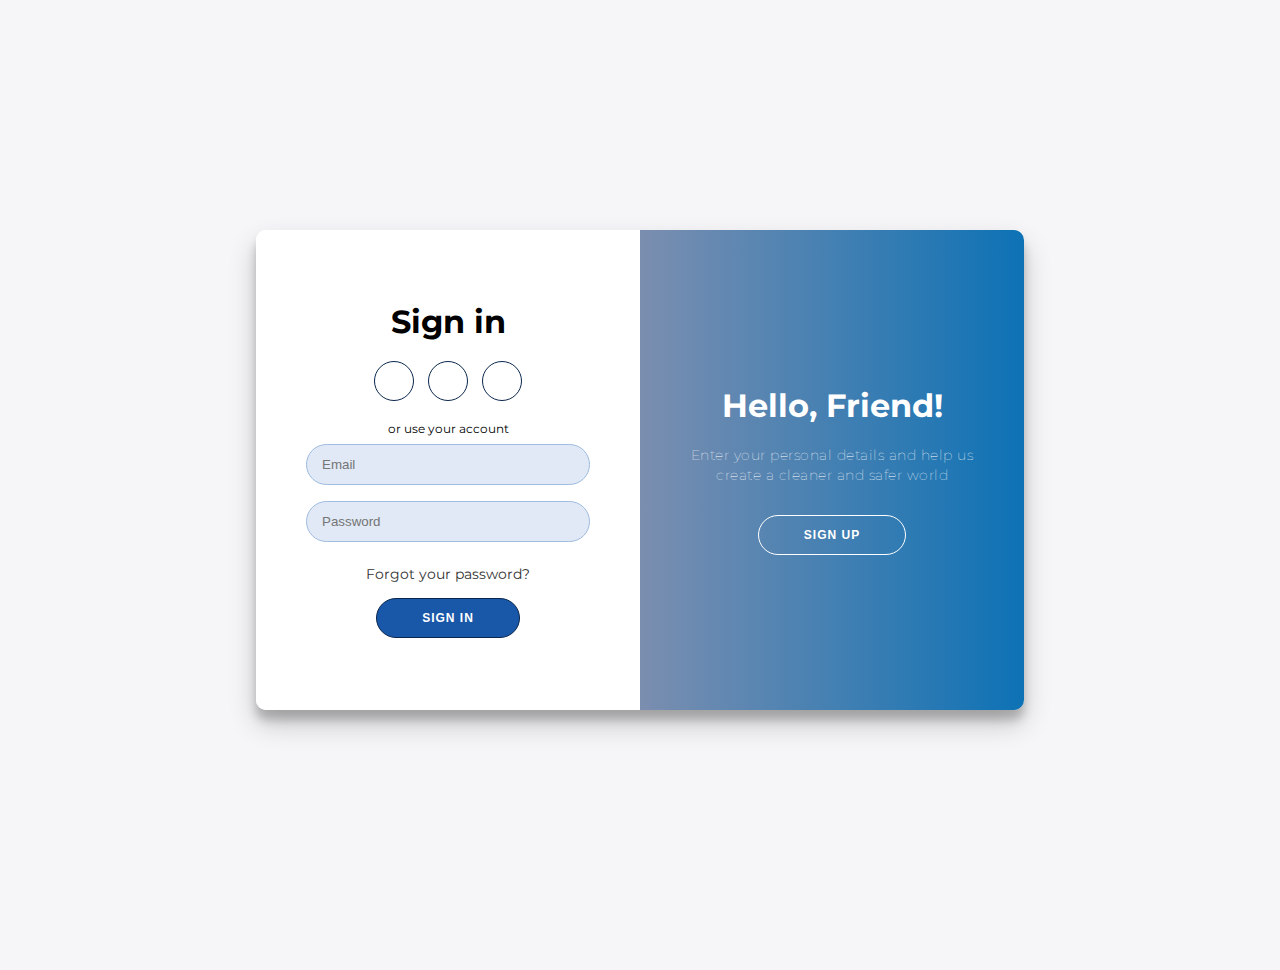
<file: login.html>
<!DOCTYPE html>
<html lang="en">
<head>
    <meta charset="UTF-8">
    <meta http-equiv="X-UA-Compatible" content="IE=edge">
    <meta name="viewport" content="width=device-width, initial-scale=1.0">
    <link rel="stylesheet" href="login.css">
    <title>HOME</title>
    
</head>
<body>
<link rel="stylesheet" href="https://use.fontawesome.com/releases/v5.8.1/css/all.css"
    integrity="sha384-50oBUHEmvpQ+1lW4y57PTFmhCaXp0ML5d60M1M7uH2+nqUivzIebhndOJK28anvf"
    crossorigin="anonymous">

<div class="container" id="container">
        <div class="form-container sign-up-container">
            <form action="#">
                <h1>Create Account</h1>
                <div class="social-container">
                    <a href="#" class="social"><i class="fab fa-facebook-f"></i></a>
                    <a href="#" class="social"><i class="fab fa-google-plus-g"></i></a>
                    <a href="#" class="social"><i class="fab fa-linkedin-in"></i></a>
                </div>
                <span>or use your email for registration</span>
                <input type="text" placeholder="Name" />
                <input type="email" placeholder="Email" />
                <input type="password" placeholder="Password" />
                <button>Sign Up</button>
            </form>
        </div>
        <div class="form-container sign-in-container">
            <form action="#">
                <h1>Sign in</h1>
                <div class="social-container">
                    <a href="#" class="social"><i class="fab fa-facebook-f"></i></a>
                    <a href="#" class="social"><i class="fab fa-google-plus-g"></i></a>
                    <a href="#" class="social"><i class="fab fa-linkedin-in"></i></a>
                </div>
                <span>or use your account</span>
                <input type="email" placeholder="Email" />
                <input type="password" placeholder="Password" />
                <a href="#">Forgot your password?</a>
                <button>Sign In</button>
            </form>
        </div>
        <div class="overlay-container">
            <div class="overlay">
                <div class="overlay-panel overlay-left">
                    <h1>Welcome Back!</h1>
                    <p>To keep helping us clean your city please login with your personal info</p>
                    <button class="ghost" id="signIn">Sign In</button>
                </div>
                <div class="overlay-panel overlay-right">
                    <h1>Hello, Friend!</h1>
                    <p>Enter your personal details and help us create a cleaner and safer world</p>
                    <button class="ghost" id="signUp">Sign Up</button>
                </div>
            </div>
        </div>
    </div>



    <script src="login.js"></script>
</body>
</html>
</file>
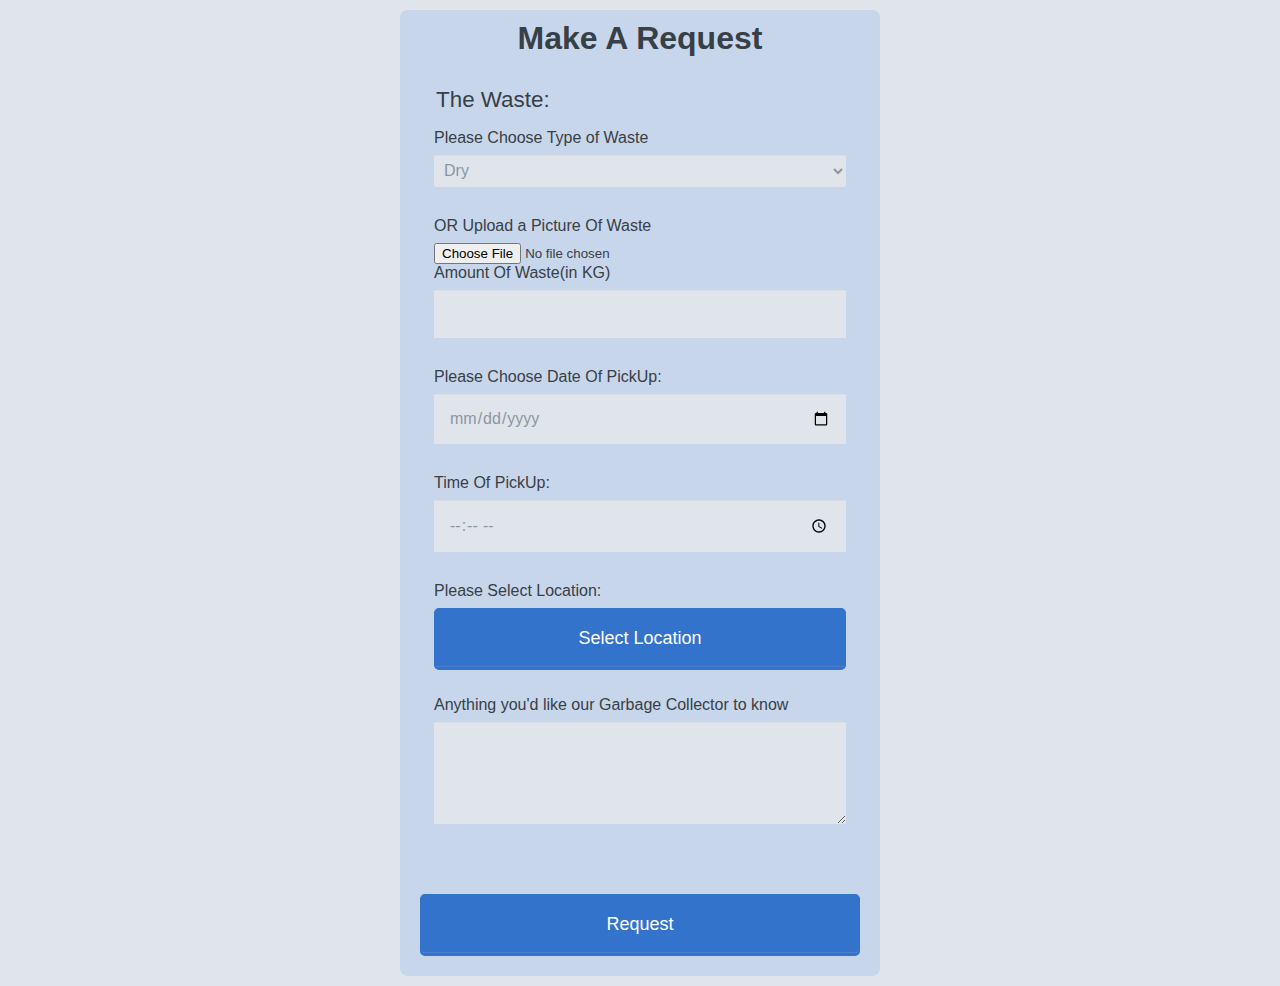
<file: services.html>
<html>
    <head>
        <meta charset="utf-8">
        <meta name="viewport" content="width=device-width, initial-scale=1.0">
        <title>Make A Request</title>
        <!-- <link rel="stylesheet" href="https://codepen.io/gymratpacks/pen/VKzBEp#0"> -->
        <link href='https://fonts.googleapis.com/css?family=Nunito:400,300' rel='stylesheet' type='text/css'>
        <link rel="stylesheet" href="services.css">
    </head>
    <body>
      <div class="row">
    <div class="col-md-12">
      <form action="index.html" method="post">
        <h1>Make A Request</h1>
        
        <fieldset>
          
          <legend>The Waste:</legend>
        
          <label for="wasteType">Please Choose Type of Waste</label>
          <select id="wasteType" name="type_waste">
<!--             <optgroup label="Web"> -->
             <option value="dry">Dry</option>
            <option value="e-waste">e-waste</option>
            <option value="hazardous">Hazardous</option>
             <option value="plastic">Plastic</option>
            <option value="sanitary">Sanitary</option> 
           <option value="wet">Wet</option>
<!--             </optgroup>
            <optgroup label="Mobile"> -->
<!--               <option value="android_developer">Android Developer</option>
              <option value="ios_developer">IOS Developer</option>
              <option value="mobile_designer">Mobile Designer</option>
            </optgroup>
            <optgroup label="Business">
              <option value="business_owner">Business Owner</option>
              <option value="freelancer">Freelancer</option> -->
<!--             </optgroup> -->
          </select>
          <label for="wastePicture"> OR Upload a Picture Of Waste</label>
          <input type="file" id="wastePicture" name="waste-picture">
          <label for="wasteAmount">Amount Of Waste(in KG)</label>
  <input id="wasteAmount" type="number" name="amount-of-waste" step=".01">
          <label for="dateOfPickUp">Please Choose Date Of PickUp:</label>
<input type="date" id="dateOfPickUp" name="pickup-date">
          <label for="pickupTime">Time Of PickUp:</label>
      <input type="time" id="pickupTime">
      <label for="findMe">Please Select Location:</label>
          <button id="findMe">Select Location</button><br />
<p id="status"></p>
<a id="map-link" target="_blank"></a>
        
       
<!--           <label for="password">Password:</label>
          <input type="password" id="password"       name="user_password">
        
          <label>Age:</label>
          <input type="radio" id="under_13" value="under_13" name="user_age"><label for="under_13" class="light">Under 13</label><br>
          <input type="radio" id="over_13" value="over_13" name="user_age"><label for="over_13" class="light">Over 13</label> -->
          
<!--         </fieldset> -->
<!--         <fieldset>  
        
          <legend><span class="number">2</span> Your Profile</legend>
          
         <label for="bio">Bio:</label>
          <textarea id="bio" name="user_bio"></textarea>
         -->
       
        
         
<!--           <label>Interests:</label>
          <input type="checkbox" id="development" value="interest_development" name="user_interest"><label class="light" for="development">Development</label><br>
          <input type="checkbox" id="design" value="interest_design" name="user_interest"><label class="light" for="design">Design</label><br>
          <input type="checkbox" id="business" value="interest_business" name="user_interest"><label class="light" for="business">Business</label> -->
          <label for="specialRequest">Anything you'd like our Garbage Collector to know</label>

<textarea id="specialRequest" name="special-request" rows="4" cols="50">
</textarea>
         </fieldset>
       
        <button type="submit">Request</button>
        
       </form>
        </div>
      </div>
      
    </body>
</html>
</file>
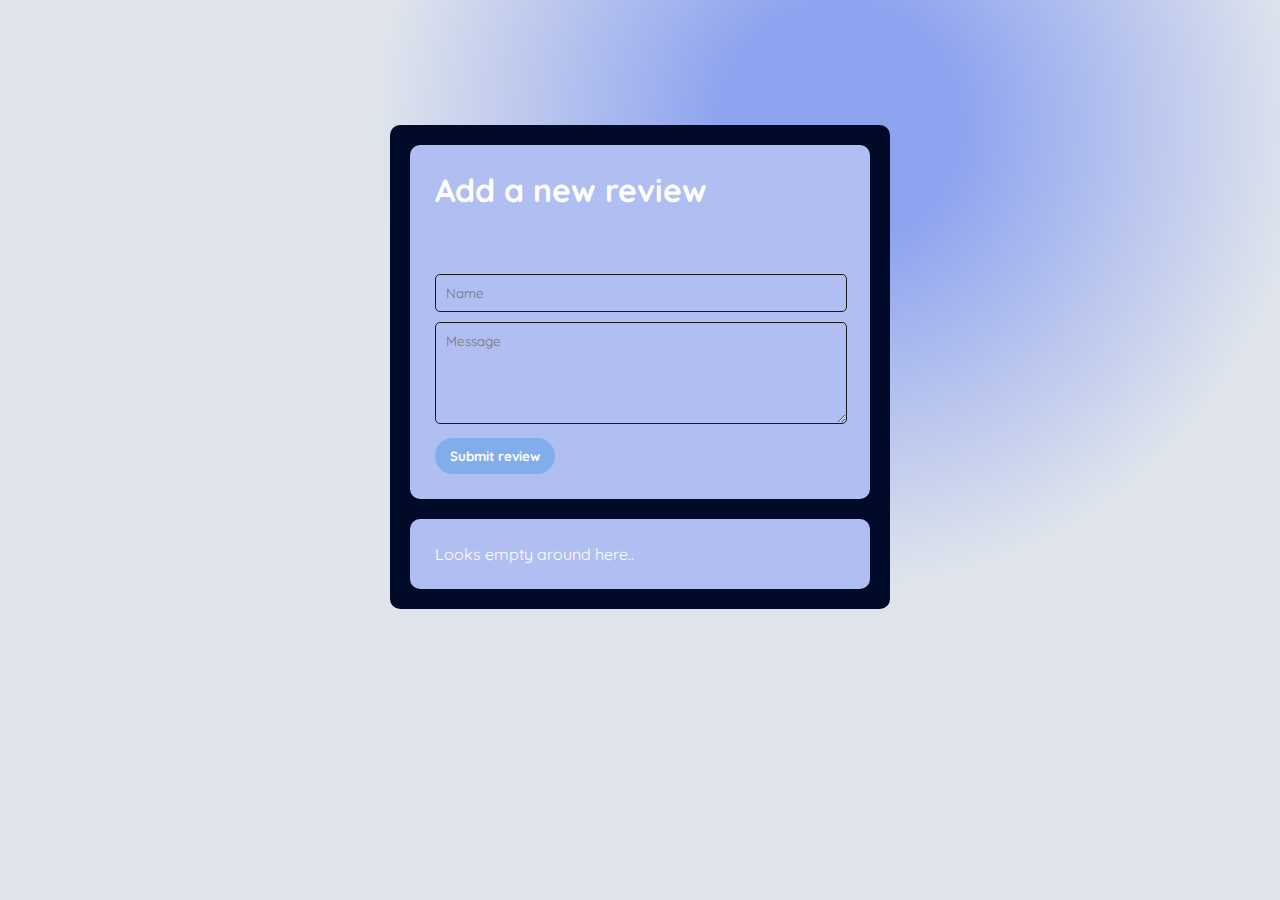
<file: testimonial.html>
<!DOCTYPE html>
<html lang="en">
<head>
  <meta charset="UTF-8">
  <meta http-equiv="X-UA-Compatible" content="IE=edge">
  <meta name="viewport" content="width=device-width, initial-scale=1.0">
  <link rel="stylesheet" href="testimonial.css">
  <title>Document</title>
</head>
<body>
  <div class="supaviews">
    <!-- <img class="supaviews__logo" src="https://app.supabase.io/img/supabase-logo.svg"/> -->
    <div class="supaviews__gradient"></div>
    <div class="supaviews__add">
      <div class="supaview">
        <h1 class="supaview__title">Add a new review</h1>
        <form id="review">
          <fieldset class="supaview__rating">
            <input type="radio" id="star5" name="rate" value="5" /><label for="star5"></label>
            <input type="radio" id="star4" name="rate" value="4" /><label for="star4"></label>
            <input type="radio" id="star3" name="rate" value="3" /><label for="star3"></label>
            <input type="radio" id="star2" name="rate" value="2" /><label for="star2"></label>
            <input type="radio" id="star1" name="rate" value="1" /><label for="star1"></label>
          </fieldset>
          <div class="supaview__copy">
            <input type="text" name="name" placeholder="Name"/>
            <textarea name="message" placeholder="Message" rows="5"></textarea>
          </div>
          <button class="supaview__submit">Submit review</button>
        </form>
      </div>
    </div>
    <div class="supaviews__list">
      <div class="supaview">Looks empty around here..</div>
    </div>
  </div>
  
  <script src="testimonial.js"></script>
</body>
</html>
</file>
<file: login.css>
@import url('https://fonts.googleapis.com/css?family=Montserrat:400,800');

* {
    box-sizing: border-box;
}

body {
    font-family: 'Montserrat', sans-serif;
    background: #f6f5f7;
    display: flex;
    flex-direction: column;
    justify-content: center;
    align-items: center;
    height: 100vh;
    margin: -20px 0 50px;
		margin-top: 20px;
}

h1 {
    font-weight: bold;
    margin: 0;
}

p {
    font-size: 14px;
    font-weight: 100;
    line-height: 20px;
    letter-spacing: .5px;
    margin: 20px 0 30px;
}

span {
    font-size: 12px;
}

a {
    color: #333;
    font-size: 14px;
    text-decoration: none;
    margin: 15px 0;
}

.container {
    background: #fff;
    border-radius: 10px;
    box-shadow: 0 14px 28px rgba(0, 0, 0, .2), 0 10px 10px rgba(0, 0, 0, .2);
    position: relative;
    overflow: hidden;
    width: 768px;
    max-width: 100%;
    min-height: 480px;
}

.form-container form {
    background: #fff;
    display: flex;
    flex-direction: column;
    padding:  0 50px;
    height: 100%;
    justify-content: center;
    align-items: center;
    text-align: center;
}

.social-container {
    margin: 20px 0;
}

.social-container a {
    border: 1px solid #0A274D;
    border-radius: 50%;
    display: inline-flex;
    justify-content: center;
    align-items: center;
    margin: 0 5px;
    height: 40px;
    width: 40px;
}
.social-container a:hover{
    background-color: #0D72B5;
    transition:0.5s;
}

.form-container input {
    background: #E0E9F5;
		border-radius: 60px;
		border: 1px solid #9FBBE0;
    padding: 12px 15px;
    margin: 8px 0;
    width: 100%;
}

button {
    border-radius: 20px;
    border: 1px solid #0A274D;
    background: #1957A9;
    color: #fff;
    font-size: 12px;
    font-weight: bold;
    padding: 12px 45px;
    letter-spacing: 1px;
    text-transform: uppercase;
    transition: transform 80ms ease-in;
}
button:hover{
    background-color: #0A274D;
    transition:0.5s;
}
button:active {
    transform: scale(.95);
}

button:focus {
    outline: none;
}

button.ghost {
    background: transparent;
    border-color: #fff;
}

.form-container {
    position: absolute;
    top: 0;
    height: 100%;
    transition: all .6s ease-in-out;
}

.sign-in-container {
    left: 0;
    width: 50%;
    z-index: 2;
}

.sign-up-container {
    left: 0;
    width: 50%;
    z-index: 1;
    opacity: 0;
}

.overlay-container {
    position: absolute;
    top: 0;
    left: 50%;
    width: 50%;
    height: 100%;
    overflow: hidden;
    transition: transform .6s ease-in-out;
    z-index: 100;
}

.overlay {
    background: #0D72B5;
    background: linear-gradient(to right, #E9AAAA, #0D72B5) no-repeat 0 0 / cover;
    color: #fff;
    position: relative;
    left: -100%;
    height: 100%;
    width: 200%;
    transform: translateY(0);
    transition: transform .6s ease-in-out;
}

.overlay-panel {
    position: absolute;
    top: 0;
    display: flex;
    flex-direction: column;
    justify-content: center;
    align-items: center;
    padding: 0 40px;
    height: 100%;
    width: 50%;
    text-align: center;
    transform: translateY(0);
    transition: transform .6s ease-in-out;
}

.overlay-right {
    right: 0;
    transform: translateY(0);
}

.overlay-left {
    transform: translateY(-20%);
}

/* Move signin to right */
.container.right-panel-active .sign-in-container {
    transform: translateY(100%);
}

/* Move overlay to left */
.container.right-panel-active .overlay-container {
    transform: translateX(-100%);
}

/* Bring signup over signin */
.container.right-panel-active .sign-up-container {
    transform: translateX(100%);
    opacity: 1;
    z-index: 5;
}

/* Move overlay back to right */
.container.right-panel-active .overlay {
    transform: translateX(50%);
}

/* Bring back the text to center */
.container.right-panel-active .overlay-left {
    transform: translateY(0);
}

/* Same effect for right */
.container.right-panel-active .overlay-right {
    transform: translateY(20%);
}

.footer {
	margin-top: 25px;
	text-align: center;
}


.icons {
	display: flex;
	width: 30px;
	height: 30px;
	letter-spacing: 15px;
	align-items: center;
}
</file>
<file: services.css>
*, *:before, *:after {
    -moz-box-sizing: border-box;
    -webkit-box-sizing: border-box;
    box-sizing: border-box;
  }
  html {
    background: #e0e5ec;
  }
  
  body {
    font-family: 'Nunito', sans-serif;
    color: #384047;
  }
  
  form {
    max-width: 300px;
    margin: 10px auto;
    padding: 10px 20px;
    background: #C7D6EB;
    border-radius: 8px;
  }
  
  h1 {
    margin: 0 0 30px 0;
    text-align: center;
  }
  
  input[type="text"],
  input[type="password"],
  input[type="date"],
  input[type="datetime"],
  input[type="email"],
  input[type="number"],
  input[type="search"],
  input[type="tel"],
  input[type="time"],
  input[type="url"],
  textarea,
  select {
    background: rgba(255,255,255,0.1);
    border: none;
    font-size: 16px;
    height: auto;
    margin: 0;
    outline: 0;
    padding: 15px;
    width: 100%;
    background-color: #e0e5ec;
    color: #8a97a0;
    box-shadow: 0 1px 0 rgba(0,0,0,0.03) inset;
    margin-bottom: 30px;
  }
  
  input[type="radio"],
  input[type="checkbox"] {
    margin: 0 4px 8px 0;
  }
  
  select {
    padding: 6px;
    height: 32px;
    border-radius: 2px;
  }
  
  button {
    padding: 19px 39px 18px 39px;
    color: #FFF;
    background-color: #3473CC;
    font-size: 18px;
    text-align: center;
    font-style: normal;
    border-radius: 5px;
    width: 100%;
    border: 1px solid #3473CC;
    border-width: 1px 1px 3px;
    box-shadow: 0 -1px 0 rgba(255,255,255,0.1) inset;
    margin-bottom: 10px;
  }
  
  fieldset {
    margin-bottom: 30px;
    border: none;
  }
  
  legend {
    font-size: 1.4em;
    margin-bottom: 10px;
  }
  
  label {
    display: block;
    margin-bottom: 8px;
  }
  
  label.light {
    font-weight: 300;
    display: inline;
  }
  
  .number {
    background-color: #5fcf80;
    color: #fff;
    height: 30px;
    width: 30px;
    display: inline-block;
    font-size: 0.8em;
    margin-right: 4px;
    line-height: 30px;
    text-align: center;
    text-shadow: 0 1px 0 rgba(255,255,255,0.2);
    border-radius: 100%;
  }
  
  @media screen and (min-width: 480px) {
  
    form {
      max-width: 480px;
    }
  
  }
  * {
    font-family: 'Raleway', Arial, sans-serif;
  }
</file>
<file: testimonial.css>
@charset "UTF-8";
@import url("https://fonts.googleapis.com/css2?family=Quicksand:wght@500;700&display=swap");
* {
  font-family: "Quicksand", sans-serif;
}

body {
  margin: 0;
  display: flex;
  justify-content: center;
  background-color: #e0e5ec;
  overflow-x: hidden;
}

.supaviews,
.supaview,
.supaerror {
  border-radius: 10px;
}

.supaviews {
  position: relative;
  width: 500px;
  margin: 125px 0 50px 0;
  color: #FFFFFF;
  background-color: #020A29;
}
.supaviews__logo {
  position: absolute;
  width: 200px;
  right: -55px;
  top: -100px;
  transition: 0.2s ease-in-out;
  /* background-color: #306DC; */
}
.supaviews__logo:hover {
  transform: scale(1.1);
}
.supaviews__gradient {
  position: absolute;
  right: 50px;
  top: 0;
  z-index: -1;
  display: block;
  height: 1100px;
  width: 1100px;
  transform: translate(50%, -50%);
  background-image: radial-gradient(#8ea3f0 15%, #e0e5ec 60%);
}

.supaview,
.supaerror {
  margin: 20px;
  padding: 25px;
}

.supaview {
  background-color: #b1bef2;
}
.supaview__stars {
  margin-bottom: 15px;
  font-size: 25px;
  color: #020A29;
}
.supaview__stars .checked {
  color: #306DC2;
  text-shadow: 0 0 6px #306DC2;
}
.supaview__name {
  font-weight: 700;
  font-size: 20px;
}
.supaview__date {
  margin-top: 15px;
  color: #7D7F81;
}
.supaview__rating {
  display: block;
  float: left;
  padding: 0;
  margin-bottom: 15px;
  border: none;
}
.supaview__rating > input {
  display: none;
}
.supaview__rating > label:before {
  display: inline-block;
  margin-right: 5px;
  font-family: "Font Awesome 5 Free";
  font-size: 25px;
  font-weight: 900;
  content: "";
}
.supaview__rating > label {
  float: right;
  color: #020A29;
  cursor: pointer;
  transition: 0.15s ease-in-out;
}
.supaview__rating > input:checked ~ label, .supaview__rating:not(:checked) > label:hover, .supaview__rating:not(:checked) > label:hover ~ label {
  color: #81ADEB;
  text-shadow: 0 0 6px #306DC2;
}
.supaview__rating > input:checked + label:hover, .supaview__rating > input:checked ~ label:hover, .supaview__rating > label:hover ~ input:checked ~ label, .supaview__rating > input:checked ~ label:hover ~ label {
  color: #81ADEB;
}
.supaview__title {
  margin-top: 0;
}
.supaview__copy input, .supaview__copy textarea {
  width: calc(100% - 20px);
  padding: 10px;
  margin-bottom: 10px;
  border-radius: 5px;
  border: 1px solid #16181A;
  color: #FFFFFF;
  background-color: transparent;
  outline: none;
}
.supaview__copy input:focus, .supaview__copy textarea:focus {
  border: 1px solid #FFFFFF;
}
.supaview__submit {
  padding: 10px 15px;
  font-weight: 700;
  color: #FFFFFF;
  background-color: #81ADEB;
  border: none;
  border-radius: 20px;
  cursor: pointer;
  outline: none;
  transition: 0.2s ease-in-out;
}
.supaview__submit:hover {
  background-color: #306DC2;
}

.supaerror {
  background-color: #306DC2;
}
</file>
